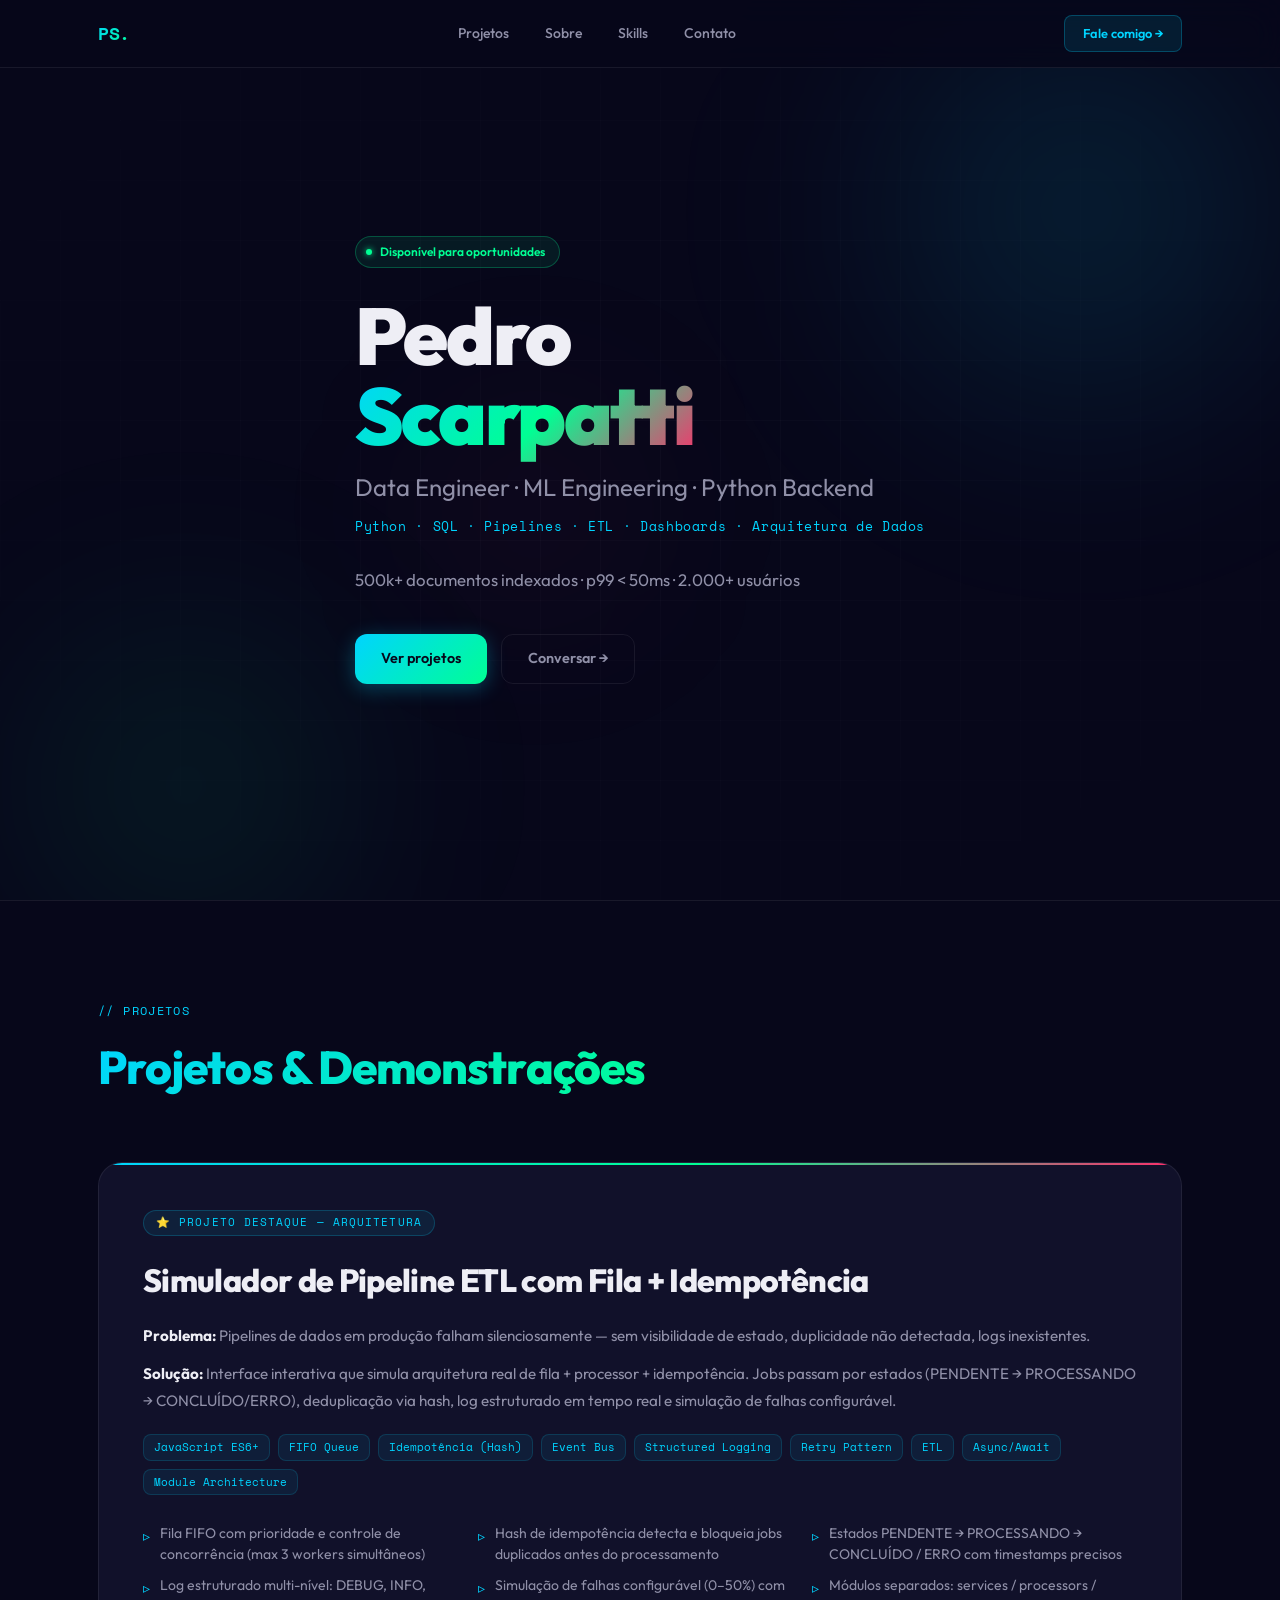
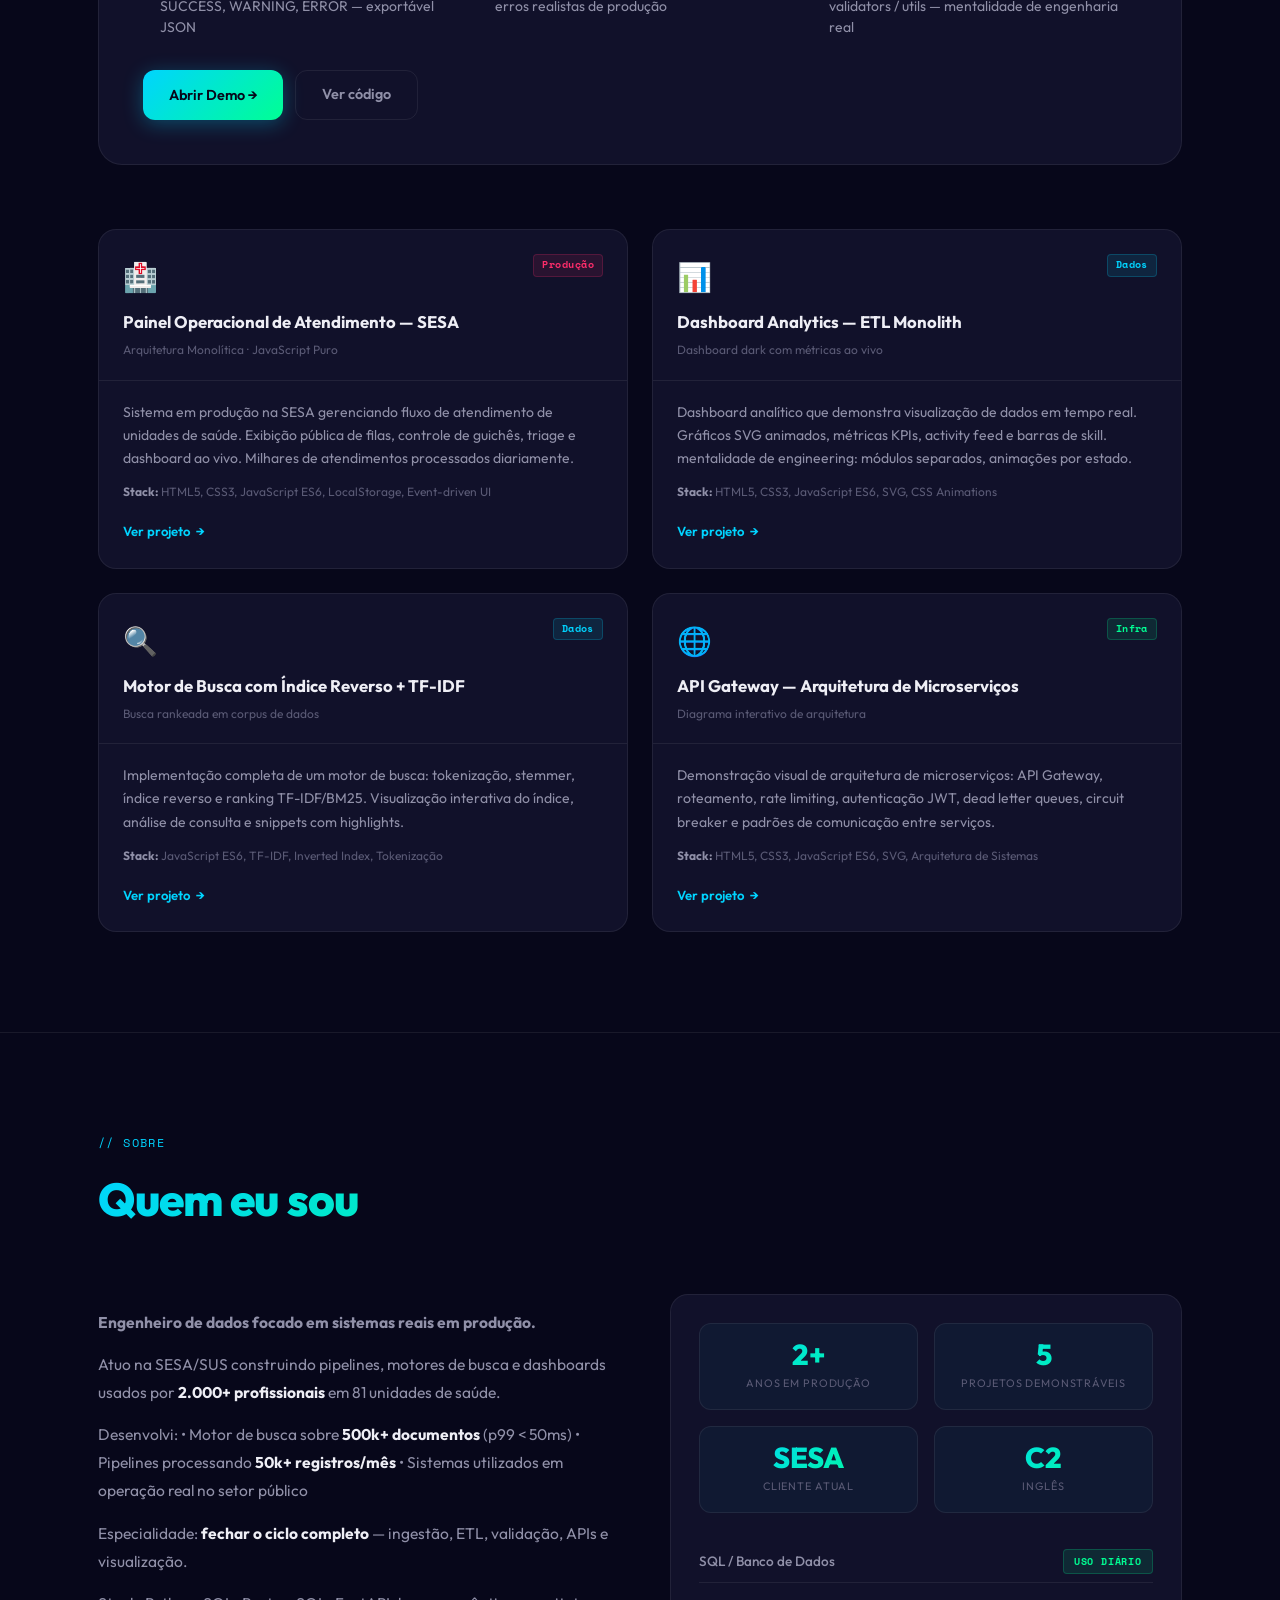
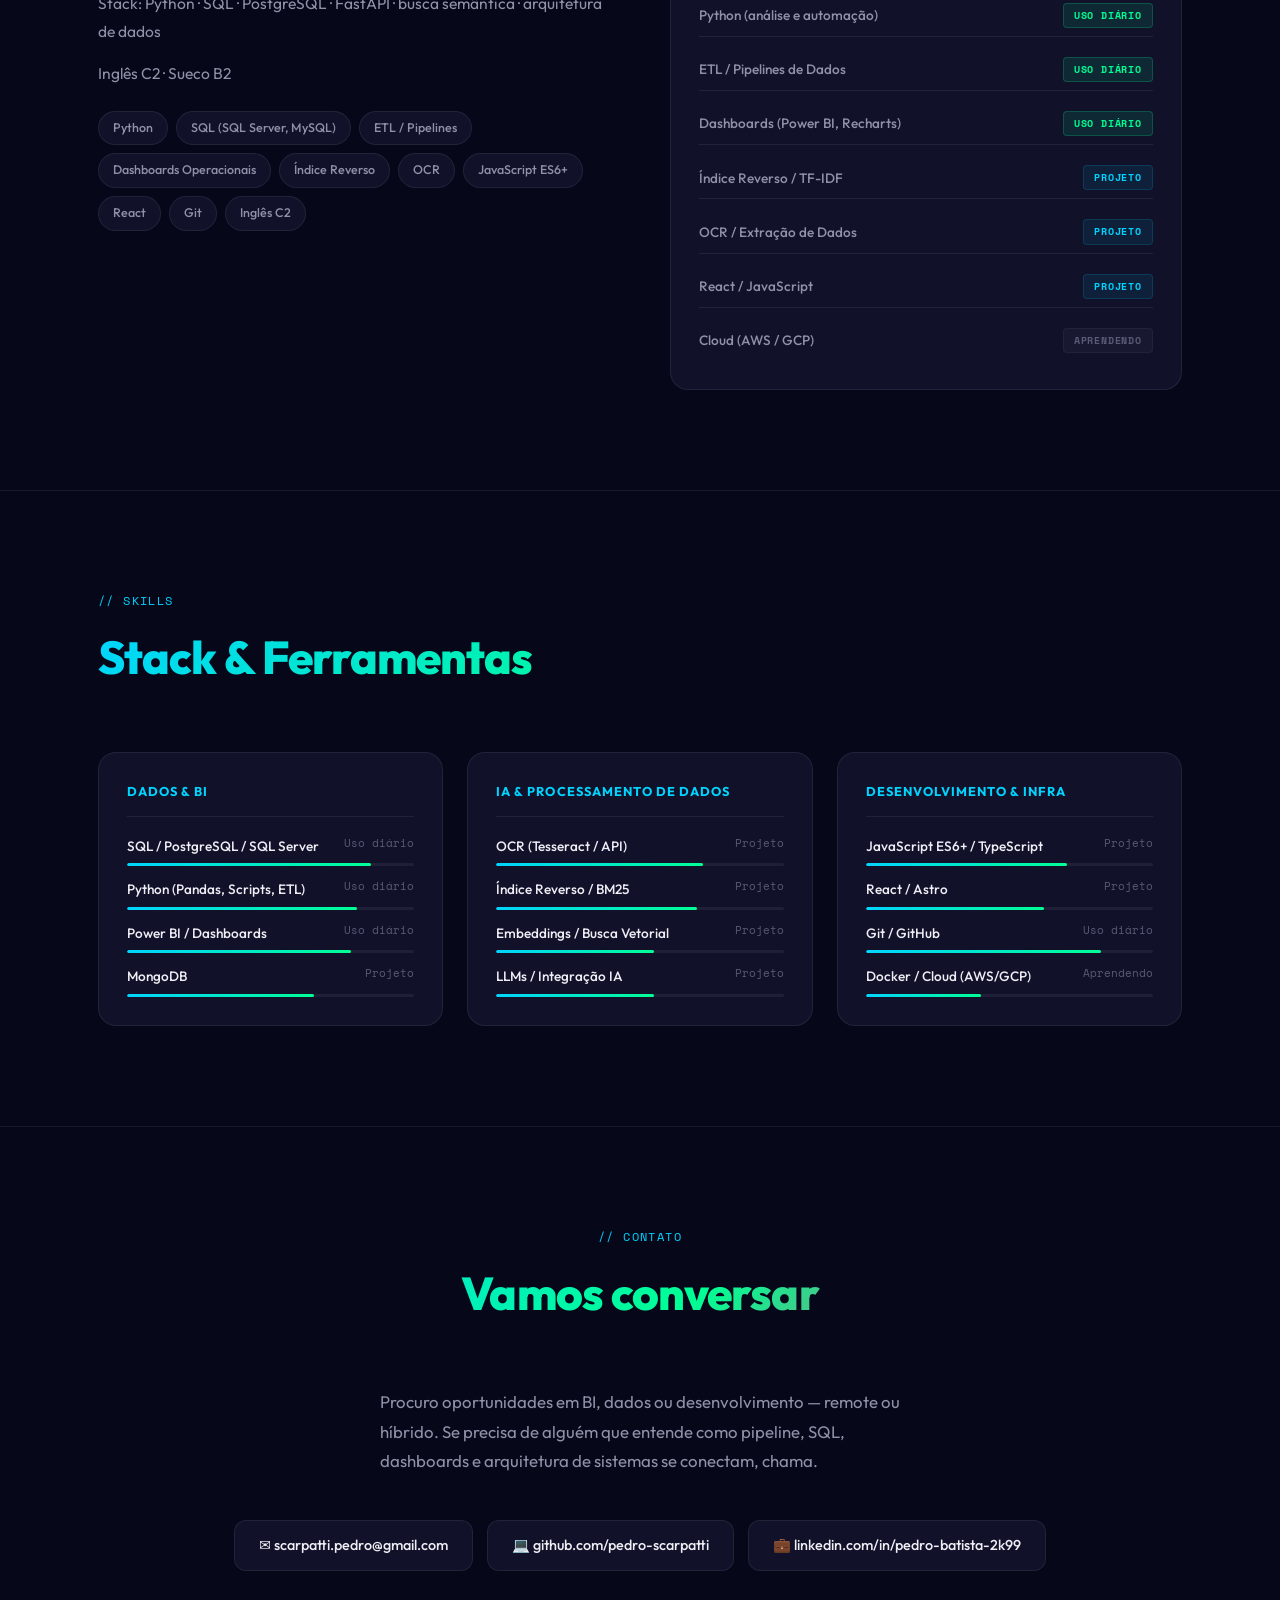
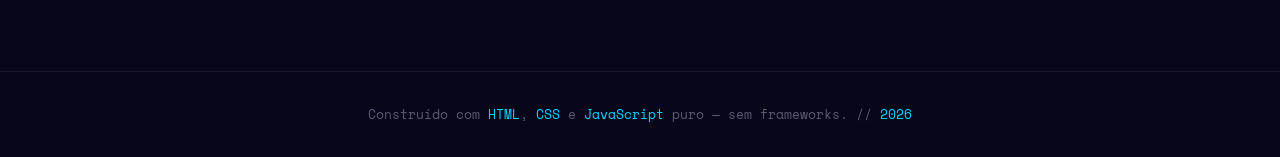
<file: index.html>
<!DOCTYPE html>
<html lang="pt-BR">
<head>
  <meta charset="UTF-8" />
  <meta name="viewport" content="width=device-width, initial-scale=1.0" />
  <meta name="description" content="Pedro Scarpatti — Engenheiro de Dados. Pipelines ETL, dashboards operacionais, índices reversos e arquitetura de dados em escala." />
  <meta name="author" content="Pedro Scarpatti" />
  <meta name="robots" content="index, follow" />
  <meta property="og:title" content="Pedro Scarpatti — Engenheiro de Dados" />
  <meta property="og:description" content="Portfolio: pipelines de dados, dashboards operacionais e arquitetura de sistemas para o setor público." />
  <meta property="og:type" content="website" />
  <meta name="theme-color" content="#07071A" />

  <title>Pedro Scarpatti — Engenheiro de Dados</title>

  <link rel="icon" type="image/svg+xml" href="data:image/svg+xml,<svg xmlns='http://www.w3.org/2000/svg' viewBox='0 0 32 32'><rect width='32' height='32' rx='8' fill='%2307071A'/><text x='50%' y='55%' dominant-baseline='middle' text-anchor='middle' font-family='monospace' font-size='18' font-weight='bold' fill='%2300D4FF'>PS</text></svg>" />

  <link rel="preconnect" href="https://fonts.googleapis.com" />
  <link rel="preconnect" href="https://fonts.gstatic.com" crossorigin />
  <link href="https://fonts.googleapis.com/css2?family=Outfit:wght@300;400;500;600;700;800;900&family=Space+Mono:wght@400;700&display=swap" rel="stylesheet" />

  <style>
    /* ============================================================
       DESIGN TOKENS
       ============================================================ */
    :root {
      --bg:            #07071A;
      --bg-2:          #0D0D2B;
      --bg-card:       #11112A;
      --bg-card-hover: #181835;
      --border:        rgba(255,255,255,0.07);
      --border-accent: rgba(0,212,255,0.25);
      --text:          #EEEEF5;
      --text-2:        #9090A8;
      --text-3:        #5A5A75;
      --accent:        #00D4FF;
      --accent-2:      #00FF94;
      --accent-3:      #FF2D6B;
      --grad-hero:     linear-gradient(135deg, #00D4FF 0%, #00FF94 55%, #FF2D6B 100%);
      --grad-accent:   linear-gradient(135deg, #00D4FF, #00FF94);
      --font-head:     'Outfit', system-ui, sans-serif;
      --font-mono:     'Space Mono', monospace;
      --r-sm: 8px; --r-md: 12px; --r-lg: 18px; --r-xl: 24px;
      --shadow-card:   0 4px 24px rgba(0,0,0,0.4);
      --shadow-glow:   0 0 40px rgba(0,212,255,0.12);
      --transition:    all 0.25s cubic-bezier(0.16,1,0.3,1);
    }

    /* ============================================================
       RESET & BASE
       ============================================================ */
    *, *::before, *::after { box-sizing: border-box; margin: 0; padding: 0; }
    html { scroll-behavior: smooth; font-size: 16px; }
    body {
      font-family: var(--font-head);
      background: var(--bg);
      color: var(--text);
      line-height: 1.65;
      -webkit-font-smoothing: antialiased;
      overflow-x: hidden;
    }
    ::selection { background: rgba(0,212,255,0.25); color: var(--text); }
    ::-webkit-scrollbar { width: 6px; }
    ::-webkit-scrollbar-track { background: var(--bg); }
    ::-webkit-scrollbar-thumb { background: var(--border); border-radius: 3px; }
    ::-webkit-scrollbar-thumb:hover { background: rgba(255,255,255,0.15); }
    :focus-visible { outline: 2px solid var(--accent); outline-offset: 3px; border-radius: var(--r-sm); }
    a { color: inherit; text-decoration: none; transition: color 0.2s; }
    a:hover { color: var(--accent); }
    button { font-family: inherit; cursor: pointer; border: none; background: none; }
    img, video { max-width: 100%; display: block; }

    /* ============================================================
       UTILITIES
       ============================================================ */
    .container { max-width: 1140px; margin: 0 auto; padding: 0 28px; }
    .gradient-text {
      background: var(--grad-hero);
      -webkit-background-clip: text;
      -webkit-text-fill-color: transparent;
      background-clip: text;
    }
    .mono { font-family: var(--font-mono); }
    .section-label {
      font-family: var(--font-mono);
      font-size: 0.72rem;
      letter-spacing: 0.12em;
      text-transform: uppercase;
      color: var(--accent);
      margin-bottom: 10px;
      display: block;
    }

    /* ============================================================
       ANIMATIONS
       ============================================================ */
    @keyframes fadeUp {
      from { opacity: 0; transform: translateY(28px); }
      to   { opacity: 1; transform: translateY(0); }
    }
    @keyframes orb1 {
      0%,100% { transform: translate(0,0) scale(1); }
      33%      { transform: translate(40px,-30px) scale(1.05); }
      66%      { transform: translate(-20px,20px) scale(0.97); }
    }
    @keyframes orb2 {
      0%,100% { transform: translate(0,0) scale(1); }
      33%      { transform: translate(-30px,40px) scale(0.95); }
      66%      { transform: translate(20px,-40px) scale(1.03); }
    }
    @keyframes slideRight {
      from { opacity: 0; transform: translateX(-30px); }
      to   { opacity: 1; transform: translateX(0); }
    }
    @keyframes fillBar {
      from { width: 0; }
      to   { width: var(--w); }
    }
    @keyframes pulse { 0%,100%{opacity:1} 50%{opacity:0.4} }
    @keyframes borderPulse {
      0%,100% { border-color: rgba(0,212,255,0.15); }
      50%      { border-color: rgba(0,212,255,0.4); }
    }
    @keyframes flowDot {
      0%   { opacity: 0; transform: translateX(0); }
      10%  { opacity: 1; }
      90%  { opacity: 1; }
      100% { opacity: 0; transform: translateX(200px); }
    }

    /* ============================================================
       HEADER
       ============================================================ */
    header {
      position: fixed; top: 0; left: 0; right: 0; z-index: 100;
      height: 68px;
      background: rgba(7,7,26,0.82);
      backdrop-filter: blur(16px);
      border-bottom: 1px solid var(--border);
      transition: var(--transition);
    }
    header.scrolled { background: rgba(7,7,26,0.95); }
    .header-inner {
      width: 100%; max-width: 1140px; margin: 0 auto; padding: 0 28px;
      height: 100%;
      display: flex; align-items: center; justify-content: space-between;
    }
    .logo {
      font-family: var(--font-mono); font-size: 1.15rem; font-weight: 700;
      letter-spacing: -0.02em;
      background: var(--grad-accent);
      -webkit-background-clip: text; -webkit-text-fill-color: transparent;
      background-clip: text;
    }
    .nav { display: flex; align-items: center; gap: 36px; }
    .nav a {
      font-size: 0.875rem; font-weight: 500; color: var(--text-2);
      transition: var(--transition); position: relative;
    }
    .nav a::after {
      content: ''; position: absolute; bottom: -4px; left: 0; right: 0;
      height: 1.5px; background: var(--grad-accent);
      transform: scaleX(0); transition: transform 0.25s; border-radius: 1px;
    }
    .nav a:hover, .nav a.active { color: var(--text); }
    .nav a:hover::after, .nav a.active::after { transform: scaleX(1); }
    .btn-header-cta {
      font-size: 0.8rem; font-weight: 600;
      padding: 7px 18px; border-radius: var(--r-sm);
      background: rgba(0,212,255,0.1);
      border: 1px solid var(--border-accent);
      color: var(--accent);
      transition: var(--transition);
    }
    .btn-header-cta:hover {
      background: rgba(0,212,255,0.18);
      color: var(--accent);
      transform: translateY(-1px);
    }

    /* ============================================================
       HERO
       ============================================================ */
    .hero {
      min-height: 100vh;
      display: flex; align-items: center;
      position: relative; overflow: hidden;
      padding: 100px 0 80px;
    }
    .hero__orb {
      position: absolute; border-radius: 50%;
      filter: blur(90px); pointer-events: none; z-index: 0;
    }
    .hero__orb--1 {
      width: 600px; height: 600px;
      background: radial-gradient(circle, rgba(0,212,255,0.14) 0%, transparent 70%);
      top: -10%; right: -8%;
      animation: orb1 18s ease-in-out infinite;
    }
    .hero__orb--2 {
      width: 500px; height: 500px;
      background: radial-gradient(circle, rgba(0,255,148,0.1) 0%, transparent 70%);
      bottom: -15%; left: -5%;
      animation: orb2 22s ease-in-out infinite;
    }
    .hero__orb--3 {
      width: 300px; height: 300px;
      background: radial-gradient(circle, rgba(255,45,107,0.08) 0%, transparent 70%);
      top: 40%; left: 30%;
      animation: orb1 14s ease-in-out infinite reverse;
    }
    .hero__grid {
      position: absolute; inset: 0; z-index: 0;
      background-image:
        linear-gradient(rgba(255,255,255,0.025) 1px, transparent 1px),
        linear-gradient(90deg, rgba(255,255,255,0.025) 1px, transparent 1px);
      background-size: 60px 60px;
      mask-image: radial-gradient(ellipse 70% 70% at 50% 50%, black, transparent);
    }
    .hero__content {
      position: relative; z-index: 1;
      max-width: 780px;
      animation: fadeUp 0.7s ease-out both;
    }
    .hero__badge {
      display: inline-flex; align-items: center; gap: 8px;
      padding: 5px 14px 5px 10px;
      background: rgba(0,255,148,0.08);
      border: 1px solid rgba(0,255,148,0.25);
      border-radius: 99px;
      font-size: 0.75rem; font-weight: 600;
      color: var(--accent-2);
      margin-bottom: 28px;
      animation: fadeUp 0.6s ease-out 0.1s both;
    }
    .hero__badge::before {
      content: ''; width: 6px; height: 6px;
      background: var(--accent-2); border-radius: 50%;
      box-shadow: 0 0 6px var(--accent-2);
      animation: pulse 2s ease-in-out infinite;
    }
    .hero h1 {
      font-size: clamp(44px, 7.5vw, 80px);
      font-weight: 900; line-height: 1.0;
      letter-spacing: -0.03em; margin-bottom: 12px;
      animation: fadeUp 0.6s ease-out 0.15s both;
    }
    .hero__role {
      font-size: clamp(18px, 2.5vw, 24px);
      font-weight: 400; color: var(--text-2);
      margin-bottom: 8px;
      animation: fadeUp 0.6s ease-out 0.2s both;
    }
    .hero__stack {
      font-family: var(--font-mono); font-size: 0.8rem;
      color: var(--accent); letter-spacing: 0.05em;
      margin-bottom: 28px;
      animation: fadeUp 0.6s ease-out 0.25s both;
    }
    .hero__desc {
      font-size: 1.05rem; color: var(--text-2);
      max-width: 540px; line-height: 1.75;
      margin-bottom: 40px;
      animation: fadeUp 0.6s ease-out 0.3s both;
    }
    .hero__cta {
      display: flex; gap: 14px; flex-wrap: wrap;
      animation: fadeUp 0.6s ease-out 0.4s both;
    }
    .btn {
      display: inline-flex; align-items: center; gap: 8px;
      padding: 12px 26px; border-radius: var(--r-md);
      font-size: 0.9rem; font-weight: 600;
      transition: var(--transition);
      border: none; cursor: pointer;
    }
    .btn--primary {
      background: var(--grad-accent);
      color: #07071A;
      box-shadow: 0 4px 20px rgba(0,212,255,0.3);
    }
    .btn--primary:hover {
      transform: translateY(-2px);
      box-shadow: 0 8px 32px rgba(0,212,255,0.45);
      color: #07071A;
    }
    .btn--ghost {
      background: transparent; color: var(--text-2);
      border: 1px solid var(--border);
    }
    .btn--ghost:hover {
      border-color: rgba(255,255,255,0.2); color: var(--text);
      transform: translateY(-2px);
    }
    .btn--accent-outline {
      background: transparent; color: var(--accent);
      border: 1px solid var(--border-accent);
    }
    .btn--accent-outline:hover {
      background: rgba(0,212,255,0.08);
      border-color: var(--accent);
      transform: translateY(-2px);
    }

    /* ============================================================
       SECTION BASE
       ============================================================ */
    section { padding: 100px 0; }
    section + section { border-top: 1px solid var(--border); }
    .section__header { margin-bottom: 56px; }
    .section__title {
      font-size: clamp(30px, 4vw, 46px);
      font-weight: 800; letter-spacing: -0.02em;
    }

    /* ============================================================
       FEATURED PROJECT
       ============================================================ */
    .featured {
      position: relative;
      background: var(--bg-card);
      border: 1px solid var(--border);
      border-radius: var(--r-xl);
      padding: 44px;
      margin-bottom: 64px;
      overflow: hidden;
      transition: var(--transition);
    }
    .featured::before {
      content: '';
      position: absolute; top: 0; left: 0; right: 0;
      height: 2px;
      background: var(--grad-hero);
    }
    .featured:hover {
      border-color: var(--border-accent);
      box-shadow: var(--shadow-glow);
      transform: translateY(-3px);
    }
    .featured__badge {
      display: inline-flex; align-items: center; gap: 6px;
      font-family: var(--font-mono); font-size: 0.68rem;
      letter-spacing: 0.1em; text-transform: uppercase;
      color: var(--accent); background: rgba(0,212,255,0.08);
      border: 1px solid rgba(0,212,255,0.2);
      border-radius: 99px; padding: 3px 12px;
      margin-bottom: 18px;
    }
    .featured__title {
      font-size: clamp(22px, 3vw, 32px);
      font-weight: 800; letter-spacing: -0.02em;
      margin-bottom: 16px;
    }
    .featured__problem,
    .featured__solution {
      font-size: 0.95rem; color: var(--text-2);
      line-height: 1.75; margin-bottom: 12px;
    }
    .featured__problem strong, .featured__solution strong { color: var(--text); }
    .featured__tech {
      display: flex; flex-wrap: wrap; gap: 8px;
      margin: 20px 0 28px;
    }
    .tag {
      font-family: var(--font-mono); font-size: 0.7rem;
      color: var(--accent);
      background: rgba(0,212,255,0.07);
      border: 1px solid rgba(0,212,255,0.15);
      border-radius: var(--r-sm);
      padding: 3px 10px;
      transition: var(--transition);
    }
    .tag:hover { background: rgba(0,212,255,0.14); border-color: rgba(0,212,255,0.3); }
    .featured__features {
      display: grid;
      grid-template-columns: repeat(auto-fill, minmax(280px, 1fr));
      gap: 10px; margin-bottom: 32px;
    }
    .featured__feature {
      display: flex; align-items: flex-start; gap: 10px;
      font-size: 0.875rem; color: var(--text-2); line-height: 1.5;
    }
    .featured__feature::before {
      content: '▹'; color: var(--accent);
      font-family: var(--font-mono);
      margin-top: 2px; flex-shrink: 0;
    }
    .featured__actions { display: flex; gap: 12px; flex-wrap: wrap; }

    /* ============================================================
       PROJECTS GRID
       ============================================================ */
    .projects-grid {
      display: grid;
      grid-template-columns: repeat(2, 1fr);
      gap: 24px;
    }
    @media (max-width: 700px) { .projects-grid { grid-template-columns: 1fr; } }

    .card {
      background: var(--bg-card);
      border: 1px solid var(--border);
      border-radius: var(--r-lg);
      overflow: hidden;
      cursor: pointer;
      transition: var(--transition);
      animation: fadeUp 0.5s ease-out both;
    }
    .card:nth-child(1) { animation-delay: 0.05s; }
    .card:nth-child(2) { animation-delay: 0.15s; }
    .card:nth-child(3) { animation-delay: 0.25s; }
    .card:nth-child(4) { animation-delay: 0.35s; }
    .card:hover {
      border-color: var(--border-accent);
      transform: translateY(-5px);
      box-shadow: var(--shadow-card), var(--shadow-glow);
    }
    .card__header {
      padding: 24px 24px 20px;
      border-bottom: 1px solid var(--border);
      display: flex; align-items: flex-start; justify-content: space-between;
    }
    .card__icon { font-size: 28px; margin-bottom: 8px; }
    .card__title { font-size: 1.05rem; font-weight: 700; margin-bottom: 4px; }
    .card__subtitle { font-size: 0.75rem; color: var(--text-3); font-weight: 400; }
    .card__badge {
      font-family: var(--font-mono); font-size: 0.62rem;
      padding: 2px 8px; border-radius: 4px;
      font-weight: 700; letter-spacing: 0.05em;
    }
    .card__badge--data { background: rgba(0,212,255,0.1); color: var(--accent); border: 1px solid rgba(0,212,255,0.2); }
    .card__badge--infra { background: rgba(0,255,148,0.1); color: var(--accent-2); border: 1px solid rgba(0,255,148,0.2); }
    .card__badge--prod  { background: rgba(255,45,107,0.1); color: var(--accent-3); border: 1px solid rgba(255,45,107,0.2); }
    .card__body { padding: 20px 24px 24px; }
    .card__desc { font-size: 0.875rem; color: var(--text-2); line-height: 1.65; margin-bottom: 12px; }
    .card__stack { font-size: 0.75rem; color: var(--text-3); line-height: 1.6; margin-bottom: 16px; }
    .card__stack strong { color: var(--text-2); }
    .card__link {
      display: inline-flex; align-items: center; gap: 6px;
      font-size: 0.82rem; font-weight: 600; color: var(--accent);
      transition: gap 0.2s;
    }
    .card__link:hover { gap: 10px; color: var(--accent); }

    /* ============================================================
       ABOUT
       ============================================================ */
    .about-grid {
      display: grid; grid-template-columns: 1fr 1fr;
      gap: 60px; align-items: start;
    }
    @media (max-width: 768px) { .about-grid { grid-template-columns: 1fr; } }
    .about__text p {
      font-size: 0.975rem; color: var(--text-2);
      line-height: 1.8; margin-bottom: 14px;
    }
    .about__text p strong { color: var(--text); }
    .about__chips {
      display: flex; flex-wrap: wrap; gap: 8px; margin-top: 24px;
    }
    .chip {
      background: var(--bg-card);
      border: 1px solid var(--border);
      border-radius: 99px;
      padding: 6px 14px;
      font-size: 0.78rem; font-weight: 500;
      color: var(--text-2);
      transition: var(--transition);
    }
    .chip:hover {
      border-color: rgba(0,212,255,0.3);
      color: var(--accent);
      background: rgba(0,212,255,0.06);
    }
    .about__metrics {
      background: var(--bg-card);
      border: 1px solid var(--border);
      border-radius: var(--r-lg);
      padding: 28px;
      animation: borderPulse 4s ease-in-out infinite;
    }
    .metrics-grid {
      display: grid; grid-template-columns: 1fr 1fr;
      gap: 16px; margin-bottom: 28px;
    }
    .metric {
      background: rgba(0,212,255,0.04);
      border: 1px solid var(--border);
      border-radius: var(--r-md);
      padding: 16px; text-align: center;
    }
    .metric__val {
      font-size: 1.8rem; font-weight: 800;
      background: var(--grad-accent);
      -webkit-background-clip: text; -webkit-text-fill-color: transparent;
      background-clip: text;
      display: block; line-height: 1;
    }
    .metric__label {
      font-size: 0.68rem; text-transform: uppercase;
      letter-spacing: 0.08em; color: var(--text-3);
      margin-top: 6px; display: block;
    }

    /* Skills - clean categories, no progress bars */
    .skill-list { display: flex; flex-direction: column; gap: 12px; }
    .skill-row {
      display: flex; align-items: center; justify-content: space-between;
      padding: 8px 0;
      border-bottom: 1px solid var(--border);
    }
    .skill-row:last-child { border-bottom: none; }
    .skill-name { font-size: 0.85rem; font-weight: 500; color: var(--text-2); }
    .skill-level {
      font-family: var(--font-mono); font-size: 0.65rem;
      font-weight: 700; letter-spacing: 0.08em;
      padding: 3px 10px; border-radius: 4px;
      text-transform: uppercase;
    }
    .skill-level--daily {
      background: rgba(0,255,148,0.1); color: var(--accent-2);
      border: 1px solid rgba(0,255,148,0.2);
    }
    .skill-level--project {
      background: rgba(0,212,255,0.08); color: var(--accent);
      border: 1px solid rgba(0,212,255,0.15);
    }
    .skill-level--learning {
      background: rgba(90,90,117,0.1); color: var(--text-3);
      border: 1px solid rgba(90,90,117,0.15);
    }

    /* ============================================================
       SKILLS SECTION
       ============================================================ */
    .skills-grid {
      display: grid;
      grid-template-columns: repeat(3, 1fr);
      gap: 24px;
    }
    @media (max-width: 900px) { .skills-grid { grid-template-columns: repeat(2,1fr); } }
    @media (max-width: 580px) { .skills-grid { grid-template-columns: 1fr; } }
    .skill-group {
      background: var(--bg-card);
      border: 1px solid var(--border);
      border-radius: var(--r-lg);
      padding: 28px;
      transition: var(--transition);
    }
    .skill-group:hover { border-color: var(--border-accent); transform: translateY(-3px); }
    .skill-group__title {
      font-size: 0.8rem; font-weight: 700;
      text-transform: uppercase; letter-spacing: 0.08em;
      color: var(--accent);
      padding-bottom: 14px; margin-bottom: 18px;
      border-bottom: 1px solid var(--border);
    }
    .skill-group__list { display: flex; flex-direction: column; gap: 12px; }
    .skill-item { display: flex; flex-direction: column; gap: 6px; }
    .skill-item__header { display: flex; justify-content: space-between; }
    .skill-item__name { font-size: 0.85rem; font-weight: 500; color: var(--text); }
    .skill-item__level { font-family: var(--font-mono); font-size: 0.68rem; color: var(--text-3); }
    .skill-item__track { height: 3px; background: rgba(255,255,255,0.06); border-radius: 2px; overflow: hidden; }
    .skill-item__fill { height: 100%; background: var(--grad-accent); border-radius: 2px; animation: fillBar 1.2s ease-out forwards; }

    /* ============================================================
       CONTACT
       ============================================================ */
    .contact { text-align: center; }
    .contact__desc {
      font-size: 1.05rem; color: var(--text-2);
      max-width: 520px; margin: 0 auto 44px;
      line-height: 1.75;
    }
    .contact__links { display: flex; gap: 14px; justify-content: center; flex-wrap: wrap; }
    .contact-link {
      display: inline-flex; align-items: center; gap: 10px;
      padding: 13px 24px;
      background: var(--bg-card);
      border: 1px solid var(--border);
      border-radius: var(--r-md);
      color: var(--text);
      font-weight: 500; font-size: 0.9rem;
      transition: var(--transition);
      animation: slideRight 0.5s ease-out both;
    }
    .contact-link:nth-child(1) { animation-delay: 0.05s; }
    .contact-link:nth-child(2) { animation-delay: 0.12s; }
    .contact-link:nth-child(3) { animation-delay: 0.19s; }
    .contact-link:hover {
      border-color: var(--border-accent);
      background: rgba(0,212,255,0.06);
      color: var(--accent);
      transform: translateY(-3px);
    }

    /* ============================================================
       FOOTER
       ============================================================ */
    footer {
      border-top: 1px solid var(--border);
      padding: 32px 0;
      text-align: center;
      color: var(--text-3);
      font-size: 0.8rem;
      font-family: var(--font-mono);
    }
    footer span { color: var(--accent); }

    /* ============================================================
       MODAL
       ============================================================ */
    .modal {
      display: none; position: fixed; inset: 0;
      background: rgba(7,7,26,0.92);
      backdrop-filter: blur(10px);
      z-index: 1000;
      align-items: center; justify-content: center;
      padding: 24px;
    }
    .modal.active { display: flex; }
    .modal__box {
      width: 100%; max-width: 1200px;
      height: 88vh;
      background: var(--bg-2);
      border: 1px solid var(--border);
      border-radius: var(--r-xl);
      display: flex; flex-direction: column;
      overflow: hidden;
      animation: fadeUp 0.3s ease-out;
    }
    .modal__topbar {
      display: flex; align-items: center; justify-content: space-between;
      padding: 16px 24px;
      border-bottom: 1px solid var(--border);
      flex-shrink: 0;
    }
    .modal__title { font-size: 0.9rem; font-weight: 600; color: var(--text-2); }
    .modal__close {
      width: 36px; height: 36px;
      background: rgba(255,255,255,0.05);
      border: 1px solid var(--border);
      border-radius: var(--r-sm);
      display: flex; align-items: center; justify-content: center;
      font-size: 16px; color: var(--text-2);
      cursor: pointer; transition: var(--transition);
    }
    .modal__close:hover { background: rgba(255,255,255,0.1); color: var(--text); }
    .modal__frame-wrap { flex: 1; overflow: hidden; border-radius: 0 0 var(--r-xl) var(--r-xl); }
    .modal__frame { width: 100%; height: 100%; border: none; display: block; }

    /* ============================================================
       RESPONSIVE
       ============================================================ */
    @media (max-width: 768px) {
      .container { padding: 0 20px; }
      .header-inner { padding: 0 20px; }
      section { padding: 72px 0; }
      .featured { padding: 28px 20px; }
      .nav { display: none; }
      .btn-header-cta { display: none; }
      .hero { padding: 88px 0 60px; }
      .hero h1 { font-size: 38px; }
      .about__metrics { margin-top: 32px; }
      .contact__links { flex-direction: column; align-items: center; }
      .modal__box { height: 92vh; }
    }
  </style>
</head>
<body>

  <!-- HEADER -->
  <header id="header">
    <div class="header-inner">
      <a href="#" class="logo">PS.</a>
      <nav class="nav">
        <a href="#projetos">Projetos</a>
        <a href="#sobre">Sobre</a>
        <a href="#skills">Skills</a>
        <a href="#contato">Contato</a>
      </nav>
      <a href="#contato" class="btn-header-cta">Fale comigo →</a>
    </div>
  </header>

  <!-- HERO -->
  <section class="hero" id="inicio">
    <div class="hero__grid"></div>
    <div class="hero__orb hero__orb--1"></div>
    <div class="hero__orb hero__orb--2"></div>
    <div class="hero__orb hero__orb--3"></div>

    <div class="container">
      <div class="hero__content">
        <div class="hero__badge">Disponível para oportunidades</div>

        <h1>Pedro<br><span class="gradient-text">Scarpatti</span></h1>

        <p class="hero__role">Data Engineer · ML Engineering · Python Backend</p>
        <p class="hero__stack">Python · SQL · Pipelines · ETL · Dashboards · Arquitetura de Dados</p>

        <p class="hero__desc">
          500k+ documentos indexados · p99 < 50ms · 2.000+ usuários
        </p>

        <div class="hero__cta">
          <a href="#projetos" class="btn btn--primary">Ver projetos</a>
          <a href="#contato" class="btn btn--ghost">Conversar →</a>
        </div>
      </div>
    </div>
  </section>

  <!-- PROJETOS -->
  <section id="projetos">
    <div class="container">
      <div class="section__header">
        <span class="section-label">// projetos</span>
        <h2 class="section__title gradient-text">Projetos &amp; Demonstrações</h2>
      </div>

      <!-- FEATURED: PIPELINE SIMULATOR -->
      <div class="featured" onclick="openModal(3)" style="cursor:pointer;">
        <div class="featured__badge">⭐ projeto destaque — arquitetura</div>
        <h3 class="featured__title">Simulador de Pipeline ETL com Fila + Idempotência</h3>

        <p class="featured__problem">
          <strong>Problema:</strong> Pipelines de dados em produção falham silenciosamente —
          sem visibilidade de estado, duplicidade não detectada, logs inexistentes.
        </p>
        <p class="featured__solution">
          <strong>Solução:</strong> Interface interativa que simula arquitetura real de fila + processor
          + idempotência. Jobs passam por estados (PENDENTE → PROCESSANDO → CONCLUÍDO/ERRO),
          deduplicação via hash, log estruturado em tempo real e simulação de falhas configurável.
        </p>

        <div class="featured__tech">
          <span class="tag">JavaScript ES6+</span>
          <span class="tag">FIFO Queue</span>
          <span class="tag">Idempotência (Hash)</span>
          <span class="tag">Event Bus</span>
          <span class="tag">Structured Logging</span>
          <span class="tag">Retry Pattern</span>
          <span class="tag">ETL</span>
          <span class="tag">Async/Await</span>
          <span class="tag">Module Architecture</span>
        </div>

        <div class="featured__features">
          <div class="featured__feature">Fila FIFO com prioridade e controle de concorrência (max 3 workers simultâneos)</div>
          <div class="featured__feature">Hash de idempotência detecta e bloqueia jobs duplicados antes do processamento</div>
          <div class="featured__feature">Estados PENDENTE → PROCESSANDO → CONCLUÍDO / ERRO com timestamps precisos</div>
          <div class="featured__feature">Log estruturado multi-nível: DEBUG, INFO, SUCCESS, WARNING, ERROR — exportável JSON</div>
          <div class="featured__feature">Simulação de falhas configurável (0–50%) com erros realistas de produção</div>
          <div class="featured__feature">Módulos separados: services / processors / validators / utils — mentalidade de engenharia real</div>
        </div>

        <div class="featured__actions">
          <button class="btn btn--primary" onclick="event.stopPropagation(); openModal(3)">
            Abrir Demo →
          </button>
          <a href="https://github.com/pedro-scarpatti" target="_blank" class="btn btn--ghost" onclick="event.stopPropagation()">
            Ver código
          </a>
        </div>
      </div>

      <!-- PROJECT CARDS -->
      <div class="projects-grid">

        <div class="card" onclick="openModal(0)">
          <div class="card__header">
            <div>
              <div class="card__icon">🏥</div>
              <h3 class="card__title">Painel Operacional de Atendimento — SESA</h3>
              <p class="card__subtitle">Arquitetura Monolítica · JavaScript Puro</p>
            </div>
            <span class="card__badge card__badge--prod">Produção</span>
          </div>
          <div class="card__body">
            <p class="card__desc">
              Sistema em produção na SESA gerenciando fluxo de atendimento de unidades de saúde.
              Exibição pública de filas, controle de guichês, triage e dashboard ao vivo.
              Milhares de atendimentos processados diariamente.
            </p>
            <p class="card__stack">
              <strong>Stack:</strong> HTML5, CSS3, JavaScript ES6, LocalStorage, Event-driven UI
            </p>
            <a href="#" class="card__link" onclick="openModal(0); return false;">
              Ver projeto <span>→</span>
            </a>
          </div>
        </div>

        <div class="card" onclick="openModal(2)">
          <div class="card__header">
            <div>
              <div class="card__icon">📊</div>
              <h3 class="card__title">Dashboard Analytics — ETL Monolith</h3>
              <p class="card__subtitle">Dashboard dark com métricas ao vivo</p>
            </div>
            <span class="card__badge card__badge--data">Dados</span>
          </div>
          <div class="card__body">
            <p class="card__desc">
              Dashboard analítico que demonstra visualização de dados em tempo real.
              Gráficos SVG animados, métricas KPIs, activity feed e barras de skill.
              mentalidade de engineering: módulos separados, animações por estado.
            </p>
            <p class="card__stack">
              <strong>Stack:</strong> HTML5, CSS3, JavaScript ES6, SVG, CSS Animations
            </p>
            <a href="#" class="card__link" onclick="openModal(2); return false;">
              Ver projeto <span>→</span>
            </a>
          </div>
        </div>

        <div class="card" onclick="openModal(1)">
          <div class="card__header">
            <div>
              <div class="card__icon">🔍</div>
              <h3 class="card__title">Motor de Busca com Índice Reverso + TF-IDF</h3>
              <p class="card__subtitle">Busca rankeada em corpus de dados</p>
            </div>
            <span class="card__badge card__badge--data">Dados</span>
          </div>
          <div class="card__body">
            <p class="card__desc">
              Implementação completa de um motor de busca: tokenização, stemmer,
              índice reverso e ranking TF-IDF/BM25. Visualização interativa do
              índice, análise de consulta e snippets com highlights.
            </p>
            <p class="card__stack">
              <strong>Stack:</strong> JavaScript ES6, TF-IDF, Inverted Index, Tokenização
            </p>
            <a href="#" class="card__link" onclick="openModal(1); return false;">
              Ver projeto <span>→</span>
            </a>
          </div>
        </div>

        <div class="card" onclick="openModal(4)">
          <div class="card__header">
            <div>
              <div class="card__icon">🌐</div>
              <h3 class="card__title">API Gateway — Arquitetura de Microserviços</h3>
              <p class="card__subtitle">Diagrama interativo de arquitetura</p>
            </div>
            <span class="card__badge card__badge--infra">Infra</span>
          </div>
          <div class="card__body">
            <p class="card__desc">
              Demonstração visual de arquitetura de microserviços: API Gateway,
              roteamento, rate limiting, autenticação JWT, dead letter queues,
              circuit breaker e padrões de comunicação entre serviços.
            </p>
            <p class="card__stack">
              <strong>Stack:</strong> HTML5, CSS3, JavaScript ES6, SVG, Arquitetura de Sistemas
            </p>
            <a href="#" class="card__link" onclick="openModal(4); return false;">
              Ver projeto <span>→</span>
            </a>
          </div>
        </div>

      </div>
    </div>
  </section>

  <!-- SOBRE -->
  <section id="sobre">
    <div class="container">
      <div class="section__header">
        <span class="section-label">// sobre</span>
        <h2 class="section__title gradient-text">Quem eu sou</h2>
      </div>

      <div class="about-grid">
        <div class="about__text">
         <p>
          <p>
          <strong style="color: var(--color-text-primary);">
          Engenheiro de dados focado em sistemas reais em produção.
          </strong>
          </p>

          <p>
          Atuo na SESA/SUS construindo pipelines, motores de busca e dashboards
          usados por <strong>2.000+ profissionais</strong> em 81 unidades de saúde.
          </p>

          <p>
          Desenvolvi:
          • Motor de busca sobre <strong>500k+ documentos</strong> (p99 &lt; 50ms)  
          • Pipelines processando <strong>50k+ registros/mês</strong>  
          • Sistemas utilizados em operação real no setor público
          </p>

          <p>
          Especialidade: <strong>fechar o ciclo completo</strong> — ingestão, ETL,
          validação, APIs e visualização.
          </p>

          <p>
          Stack: Python · SQL · PostgreSQL · FastAPI · busca semântica · arquitetura de dados
          </p>

          <p>
          Inglês C2 · Sueco B2
          </p>

          <div class="about__chips">
            <span class="chip">Python</span>
            <span class="chip">SQL (SQL Server, MySQL)</span>
            <span class="chip">ETL / Pipelines</span>
            <span class="chip">Dashboards Operacionais</span>
            <span class="chip">Índice Reverso</span>
            <span class="chip">OCR</span>
            <span class="chip">JavaScript ES6+</span>
            <span class="chip">React</span>
            <span class="chip">Git</span>
            <span class="chip">Inglês C2</span>
          </div>
        </div>

        <div class="about__metrics">
          <div class="metrics-grid">
            <div class="metric">
              <span class="metric__val">2+</span>
              <span class="metric__label">Anos em produção</span>
            </div>
            <div class="metric">
              <span class="metric__val">5</span>
              <span class="metric__label">Projetos demonstráveis</span>
            </div>
            <div class="metric">
              <span class="metric__val">SESA</span>
              <span class="metric__label">Cliente atual</span>
            </div>
            <div class="metric">
              <span class="metric__val">C2</span>
              <span class="metric__label">Inglês</span>
            </div>
          </div>

          <div class="skill-list">
            <div class="skill-row">
              <span class="skill-name">SQL / Banco de Dados</span>
              <span class="skill-level skill-level--daily">Uso diário</span>
            </div>
            <div class="skill-row">
              <span class="skill-name">Python (análise e automação)</span>
              <span class="skill-level skill-level--daily">Uso diário</span>
            </div>
            <div class="skill-row">
              <span class="skill-name">ETL / Pipelines de Dados</span>
              <span class="skill-level skill-level--daily">Uso diário</span>
            </div>
            <div class="skill-row">
              <span class="skill-name">Dashboards (Power BI, Recharts)</span>
              <span class="skill-level skill-level--daily">Uso diário</span>
            </div>
            <div class="skill-row">
              <span class="skill-name">Índice Reverso / TF-IDF</span>
              <span class="skill-level skill-level--project">Projeto</span>
            </div>
            <div class="skill-row">
              <span class="skill-name">OCR / Extração de Dados</span>
              <span class="skill-level skill-level--project">Projeto</span>
            </div>
            <div class="skill-row">
              <span class="skill-name">React / JavaScript</span>
              <span class="skill-level skill-level--project">Projeto</span>
            </div>
            <div class="skill-row">
              <span class="skill-name">Cloud (AWS / GCP)</span>
              <span class="skill-level skill-level--learning">Aprendendo</span>
            </div>
          </div>
        </div>
      </div>
    </div>
  </section>

  <!-- SKILLS -->
  <section id="skills">
    <div class="container">
      <div class="section__header">
        <span class="section-label">// skills</span>
        <h2 class="section__title gradient-text">Stack &amp; Ferramentas</h2>
      </div>

      <div class="skills-grid">

        <div class="skill-group">
          <h3 class="skill-group__title">Dados &amp; BI</h3>
          <div class="skill-group__list">
            <div class="skill-item">
              <div class="skill-item__header">
                <span class="skill-item__name">SQL / PostgreSQL / SQL Server</span>
                <span class="skill-item__level">Uso diário</span>
              </div>
              <div class="skill-item__track">
                <div class="skill-item__fill" style="--w:85%;width:0;width:var(--w)"></div>
              </div>
            </div>
            <div class="skill-item">
              <div class="skill-item__header">
                <span class="skill-item__name">Python (Pandas, Scripts, ETL)</span>
                <span class="skill-item__level">Uso diário</span>
              </div>
              <div class="skill-item__track">
                <div class="skill-item__fill" style="--w:80%;width:0;width:var(--w)"></div>
              </div>
            </div>
            <div class="skill-item">
              <div class="skill-item__header">
                <span class="skill-item__name">Power BI / Dashboards</span>
                <span class="skill-item__level">Uso diário</span>
              </div>
              <div class="skill-item__track">
                <div class="skill-item__fill" style="--w:78%;width:0;width:var(--w)"></div>
              </div>
            </div>
            <div class="skill-item">
              <div class="skill-item__header">
                <span class="skill-item__name">MongoDB</span>
                <span class="skill-item__level">Projeto</span>
              </div>
              <div class="skill-item__track">
                <div class="skill-item__fill" style="--w:65%;width:0;width:var(--w)"></div>
              </div>
            </div>
          </div>
        </div>

        <div class="skill-group">
          <h3 class="skill-group__title">IA &amp; Processamento de Dados</h3>
          <div class="skill-group__list">
            <div class="skill-item">
              <div class="skill-item__header">
                <span class="skill-item__name">OCR (Tesseract / API)</span>
                <span class="skill-item__level">Projeto</span>
              </div>
              <div class="skill-item__track">
                <div class="skill-item__fill" style="--w:72%;width:0;width:var(--w)"></div>
              </div>
            </div>
            <div class="skill-item">
              <div class="skill-item__header">
                <span class="skill-item__name">Índice Reverso / BM25</span>
                <span class="skill-item__level">Projeto</span>
              </div>
              <div class="skill-item__track">
                <div class="skill-item__fill" style="--w:70%;width:0;width:var(--w)"></div>
              </div>
            </div>
            <div class="skill-item">
              <div class="skill-item__header">
                <span class="skill-item__name">Embeddings / Busca Vetorial</span>
                <span class="skill-item__level">Projeto</span>
              </div>
              <div class="skill-item__track">
                <div class="skill-item__fill" style="--w:55%;width:0;width:var(--w)"></div>
              </div>
            </div>
            <div class="skill-item">
              <div class="skill-item__header">
                <span class="skill-item__name">LLMs / Integração IA</span>
                <span class="skill-item__level">Projeto</span>
              </div>
              <div class="skill-item__track">
                <div class="skill-item__fill" style="--w:55%;width:0;width:var(--w)"></div>
              </div>
            </div>
          </div>
        </div>

        <div class="skill-group">
          <h3 class="skill-group__title">Desenvolvimento &amp; Infra</h3>
          <div class="skill-group__list">
            <div class="skill-item">
              <div class="skill-item__header">
                <span class="skill-item__name">JavaScript ES6+ / TypeScript</span>
                <span class="skill-item__level">Projeto</span>
              </div>
              <div class="skill-item__track">
                <div class="skill-item__fill" style="--w:70%;width:0;width:var(--w)"></div>
              </div>
            </div>
            <div class="skill-item">
              <div class="skill-item__header">
                <span class="skill-item__name">React / Astro</span>
                <span class="skill-item__level">Projeto</span>
              </div>
              <div class="skill-item__track">
                <div class="skill-item__fill" style="--w:62%;width:0;width:var(--w)"></div>
              </div>
            </div>
            <div class="skill-item">
              <div class="skill-item__header">
                <span class="skill-item__name">Git / GitHub</span>
                <span class="skill-item__level">Uso diário</span>
              </div>
              <div class="skill-item__track">
                <div class="skill-item__fill" style="--w:82%;width:0;width:var(--w)"></div>
              </div>
            </div>
            <div class="skill-item">
              <div class="skill-item__header">
                <span class="skill-item__name">Docker / Cloud (AWS/GCP)</span>
                <span class="skill-item__level">Aprendendo</span>
              </div>
              <div class="skill-item__track">
                <div class="skill-item__fill" style="--w:40%;width:0;width:var(--w)"></div>
              </div>
            </div>
          </div>
        </div>

      </div>
    </div>
  </section>

  <!-- CONTATO -->
  <section id="contato">
    <div class="container">
      <div class="section__header" style="text-align:center;">
        <span class="section-label">// contato</span>
        <h2 class="section__title gradient-text">Vamos conversar</h2>
      </div>

      <p class="contact__desc">
        Procuro oportunidades em BI, dados ou desenvolvimento — remote ou híbrido.
        Se precisa de alguém que entende como pipeline, SQL, dashboards e
        arquitetura de sistemas se conectam, chama.
      </p>

      <div class="contact__links">
        <a href="mailto:scarpatti.pedro@gmail.com" class="contact-link">
          ✉️ scarpatti.pedro@gmail.com
        </a>
        <a href="https://github.com/pedro-scarpatti" target="_blank" class="contact-link">
          💻 github.com/pedro-scarpatti
        </a>
        <a href="https://www.linkedin.com/in/pedro-batista-2k99" target="_blank" class="contact-link">
          💼 linkedin.com/in/pedro-batista-2k99
        </a>
      </div>
    </div>
  </section>

  <!-- FOOTER -->
  <footer>
    <div class="container">
      Construído com <span>HTML</span>, <span>CSS</span> e <span>JavaScript</span> puro — sem frameworks. // <span>2026</span>
    </div>
  </footer>

  <!-- MODAL -->
  <div class="modal" id="modal">
    <div class="modal__box">
      <div class="modal__topbar">
        <span class="modal__title" id="modal-title">Projeto</span>
        <button class="modal__close" onclick="closeModal()">✕</button>
      </div>
      <div class="modal__frame-wrap">
        <iframe class="modal__frame" id="modal-frame" src="" title="Projeto" loading="lazy"></iframe>
      </div>
    </div>
  </div>

  <script>
    const PROJECTS = [
      { title: 'Painel Operacional SESA — Atendimentos',  file: 'projects/Gerenciador%20de%20Senhas.html' },
      { title: 'Motor de Busca — Índice Reverso + TF-IDF', file: 'projects/motor-de-busca.html' },
      { title: 'Dashboard Analytics — ETL Monolith',       file: 'projects/dashboard-monolith.html' },
      { title: 'Simulador de Pipeline ETL',                file: 'projects/pipeline-simulator.html' },
      { title: 'API Gateway — Arquitetura de Microserviços', file: 'projects/api-gateway.html' },
    ];

    function openModal(index) {
      const project = PROJECTS[index];
      if (!project) return;
      document.getElementById('modal-title').textContent = project.title;
      document.getElementById('modal-frame').src = project.file;
      document.getElementById('modal').classList.add('active');
      document.body.style.overflow = 'hidden';
    }

    function closeModal() {
      document.getElementById('modal').classList.remove('active');
      document.getElementById('modal-frame').src = '';
      document.body.style.overflow = '';
    }

    document.getElementById('modal').addEventListener('click', (e) => {
      if (e.target.id === 'modal') closeModal();
    });
    document.addEventListener('keydown', (e) => { if (e.key === 'Escape') closeModal(); });

    const header = document.getElementById('header');
    window.addEventListener('scroll', () => {
      header.classList.toggle('scrolled', window.scrollY > 30);
    }, { passive: true });

    const sections = document.querySelectorAll('section[id]');
    const navLinks  = document.querySelectorAll('.nav a');
    window.addEventListener('scroll', () => {
      let current = '';
      sections.forEach(sec => {
        if (window.scrollY >= sec.offsetTop - 100) {
          current = sec.getAttribute('id');
        }
      });
      navLinks.forEach(link => {
        link.classList.remove('active');
        if (link.getAttribute('href') === `#${current}`) {
          link.classList.add('active');
        }
      });
    }, { passive: true });

    document.querySelectorAll('a[href^="#"]').forEach(anchor => {
      anchor.addEventListener('click', function(e) {
        e.preventDefault();
        const target = document.querySelector(this.getAttribute('href'));
        if (!target) return;
        const offset = 80;
        const top = target.getBoundingClientRect().top + window.pageYOffset - offset;
        window.scrollTo({ top, behavior: 'smooth' });
      });
    });
  </script>
</body>
</html>
</file>
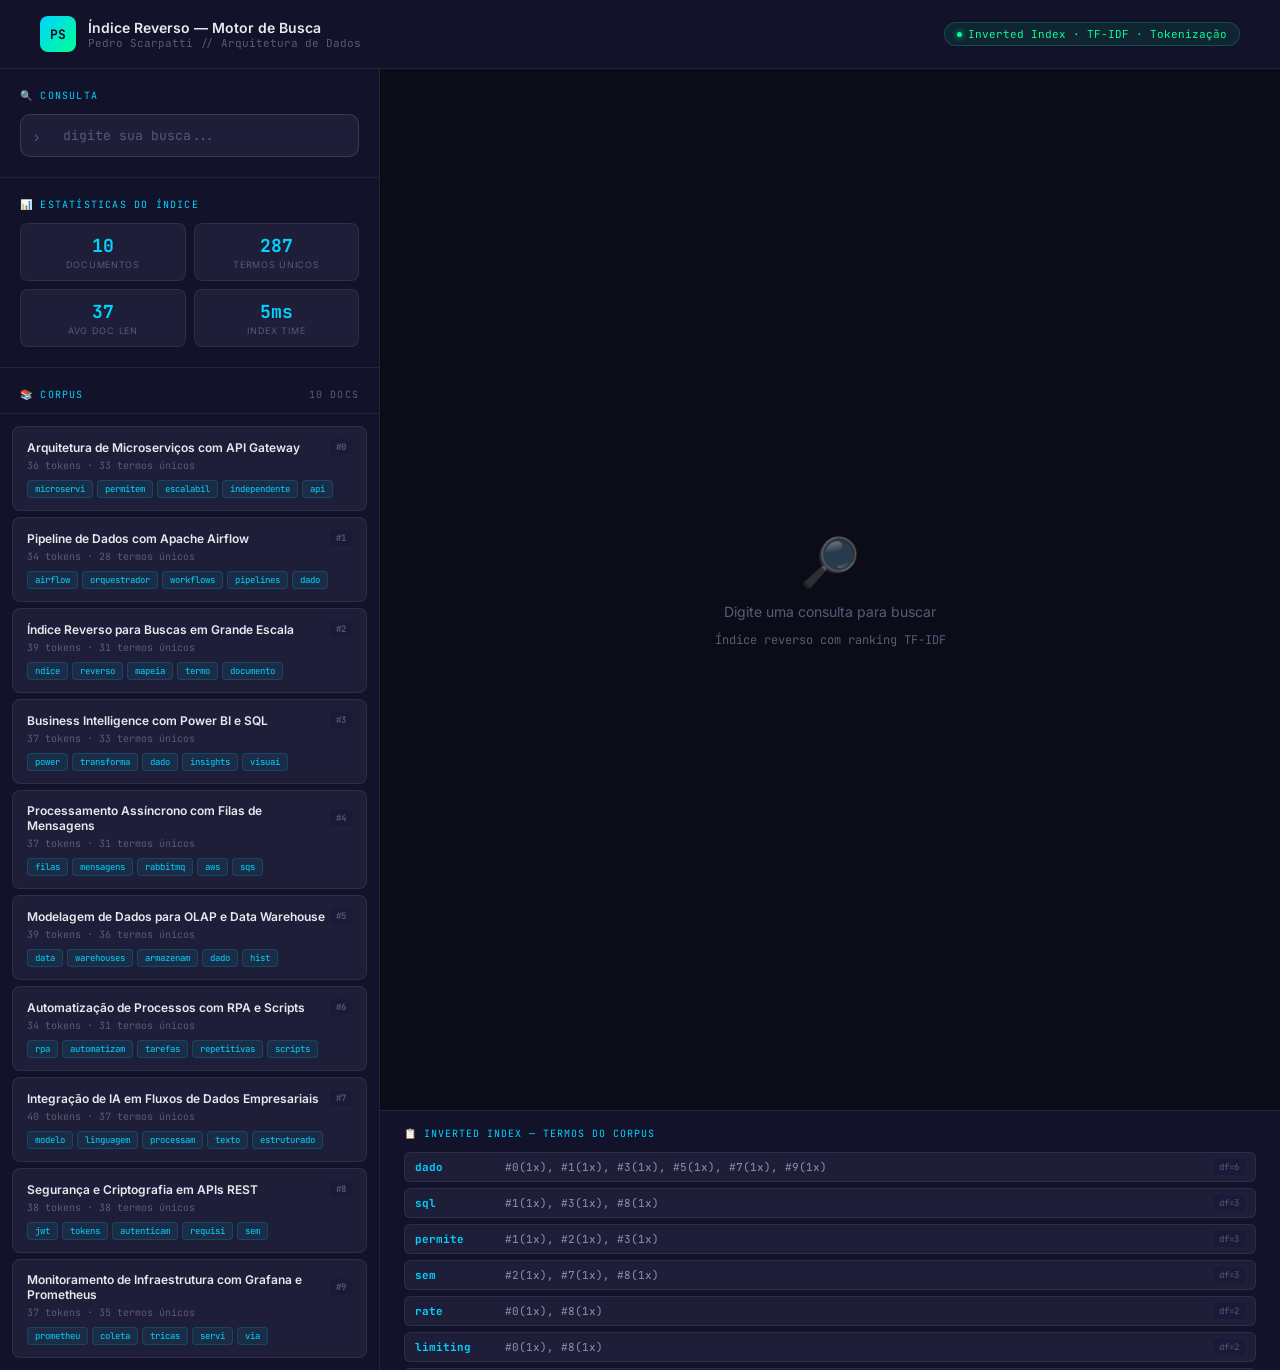
<file: projects/motor-de-busca.html>
<!DOCTYPE html>
<html lang="pt-BR">
<head>
  <meta charset="UTF-8"/>
  <meta name="viewport" content="width=device-width, initial-scale=1.0"/>
  <title>Motor de Busca com Índice Reverso — Pedro Scarpatti</title>
  <link href="https://fonts.googleapis.com/css2?family=JetBrains+Mono:wght@400;500;700&family=Inter:wght@300;400;500;600;700;800;900&display=swap" rel="stylesheet"/>
  <style>
    :root {
      --bg: #0c0c18;
      --bg2: #12122a;
      --bg3: #1a1a38;
      --surface: #1e1e38;
      --surface2: #252545;
      --border: rgba(255,255,255,0.07);
      --border2: rgba(255,255,255,0.12);
      --text: #e8e8f0;
      --text2: #9090b0;
      --text3: #5a5a78;
      --accent: #00d4ff;
      --accent2: #00ff94;
      --accent3: #ff2d6b;
      --warning: #ffb020;
      --font: 'Inter', system-ui, sans-serif;
      --mono: 'JetBrains Mono', monospace;
    }

    *, *::before, *::after { box-sizing: border-box; margin: 0; padding: 0; }

    body {
      font-family: var(--font);
      background: var(--bg);
      color: var(--text);
      min-height: 100vh;
      display: flex;
      flex-direction: column;
    }

    /* ── HEADER ── */
    .header {
      display: flex;
      align-items: center;
      justify-content: space-between;
      padding: 16px 40px;
      background: var(--bg2);
      border-bottom: 1px solid var(--border);
      flex-shrink: 0;
    }
    .header-brand {
      display: flex;
      align-items: center;
      gap: 12px;
    }
    .header-logo {
      width: 36px; height: 36px;
      background: linear-gradient(135deg, var(--accent), var(--accent2));
      border-radius: 8px;
      display: flex; align-items: center; justify-content: center;
      font-family: var(--mono); font-size: 13px; font-weight: 700;
      color: #0c0c18;
    }
    .header-title {
      font-size: 14px; font-weight: 600;
      color: var(--text);
    }
    .header-sub {
      font-size: 11px; color: var(--text3);
      font-family: var(--mono);
    }
    .header-badge {
      display: flex; align-items: center; gap: 6px;
      font-size: 11px; font-family: var(--mono);
      color: var(--accent2);
      background: rgba(0,255,148,0.08);
      border: 1px solid rgba(0,255,148,0.2);
      border-radius: 20px;
      padding: 4px 12px;
    }
    .header-badge::before {
      content: ''; width: 5px; height: 5px;
      background: var(--accent2); border-radius: 50%;
      box-shadow: 0 0 6px var(--accent2);
    }

    /* ── MAIN LAYOUT ── */
    .main {
      display: grid;
      grid-template-columns: 380px 1fr;
      flex: 1;
      min-height: 0;
      overflow: hidden;
    }

    /* ── PANEL: INPUT / DOCS ── */
    .panel-left {
      background: var(--bg2);
      border-right: 1px solid var(--border);
      display: flex;
      flex-direction: column;
      overflow: hidden;
    }
    .panel-section {
      padding: 20px;
      border-bottom: 1px solid var(--border);
    }
    .panel-label {
      font-family: var(--mono);
      font-size: 10px;
      text-transform: uppercase;
      letter-spacing: 0.12em;
      color: var(--accent);
      margin-bottom: 12px;
      display: flex;
      align-items: center;
      justify-content: space-between;
    }
    .panel-label .count {
      color: var(--text3);
      font-size: 10px;
    }

    .search-input-wrap {
      position: relative;
    }
    .search-input {
      width: 100%;
      background: var(--surface);
      border: 1px solid var(--border2);
      border-radius: 10px;
      padding: 12px 16px 12px 42px;
      font-family: var(--mono);
      font-size: 13px;
      color: var(--text);
      outline: none;
      transition: border-color 0.2s, box-shadow 0.2s;
    }
    .search-input:focus {
      border-color: var(--accent);
      box-shadow: 0 0 0 3px rgba(0,212,255,0.1);
    }
    .search-input::placeholder { color: var(--text3); }
    .search-icon {
      position: absolute;
      left: 14px; top: 50%;
      transform: translateY(-50%);
      font-size: 14px;
      color: var(--text3);
      pointer-events: none;
    }

    /* Stats row */
    .stats-row {
      display: grid;
      grid-template-columns: 1fr 1fr;
      gap: 8px;
    }
    .stat-box {
      background: var(--surface);
      border: 1px solid var(--border);
      border-radius: 8px;
      padding: 10px 12px;
      text-align: center;
    }
    .stat-val {
      font-family: var(--mono);
      font-size: 18px;
      font-weight: 700;
      color: var(--accent);
      display: block;
    }
    .stat-label {
      font-size: 9px;
      text-transform: uppercase;
      letter-spacing: 0.08em;
      color: var(--text3);
      margin-top: 2px;
      display: block;
    }

    /* Document list */
    .docs-list {
      flex: 1;
      overflow-y: auto;
      padding: 12px;
      display: flex;
      flex-direction: column;
      gap: 6px;
    }
    .doc-item {
      background: var(--surface);
      border: 1px solid var(--border);
      border-radius: 8px;
      padding: 12px 14px;
      cursor: pointer;
      transition: all 0.15s;
      position: relative;
    }
    .doc-item:hover, .doc-item.active {
      border-color: rgba(0,212,255,0.3);
      background: rgba(0,212,255,0.05);
    }
    .doc-item.active {
      border-color: var(--accent);
      box-shadow: 0 0 0 1px var(--accent);
    }
    .doc-title {
      font-size: 12px;
      font-weight: 600;
      color: var(--text);
      margin-bottom: 4px;
      display: flex;
      align-items: center;
      justify-content: space-between;
    }
    .doc-id {
      font-family: var(--mono);
      font-size: 9px;
      color: var(--text3);
      background: var(--bg3);
      padding: 2px 6px;
      border-radius: 4px;
    }
    .doc-meta {
      font-size: 10px;
      color: var(--text3);
      font-family: var(--mono);
    }
    .doc-terms {
      display: flex;
      flex-wrap: wrap;
      gap: 4px;
      margin-top: 8px;
    }
    .doc-term {
      font-family: var(--mono);
      font-size: 9px;
      padding: 2px 7px;
      background: rgba(0,212,255,0.08);
      border: 1px solid rgba(0,212,255,0.15);
      border-radius: 4px;
      color: var(--accent);
    }

    /* ── RIGHT: RESULTS + INDEX ── */
    .panel-right {
      display: flex;
      flex-direction: column;
      overflow: hidden;
    }

    /* Query analysis */
    .query-analysis {
      background: var(--bg2);
      border-bottom: 1px solid var(--border);
      padding: 16px 24px;
      display: flex;
      align-items: center;
      gap: 24px;
      flex-wrap: wrap;
    }
    .qa-block {
      display: flex;
      flex-direction: column;
      gap: 4px;
    }
    .qa-label {
      font-family: var(--mono);
      font-size: 9px;
      text-transform: uppercase;
      letter-spacing: 0.1em;
      color: var(--text3);
    }
    .qa-value {
      font-family: var(--mono);
      font-size: 12px;
      font-weight: 600;
      color: var(--text);
    }
    .qa-tokens {
      display: flex;
      flex-wrap: wrap;
      gap: 4px;
    }
    .qa-token {
      font-family: var(--mono);
      font-size: 10px;
      padding: 3px 8px;
      border-radius: 4px;
      font-weight: 600;
    }
    .qa-token.q { background: rgba(0,212,255,0.12); color: var(--accent); border: 1px solid rgba(0,212,255,0.2); }
    .qa-token.s { background: rgba(0,255,148,0.1); color: var(--accent2); border: 1px solid rgba(0,255,148,0.2); }
    .qa-token.nf { background: rgba(255,45,107,0.1); color: var(--accent3); border: 1px solid rgba(255,45,107,0.2); }

    /* Results area */
    .results-area {
      flex: 1;
      overflow-y: auto;
      padding: 24px;
    }
    .results-empty {
      height: 100%;
      display: flex;
      flex-direction: column;
      align-items: center;
      justify-content: center;
      color: var(--text3);
      gap: 12px;
    }
    .results-empty-icon { font-size: 48px; opacity: 0.4; }
    .results-empty-text { font-size: 14px; }
    .results-empty-sub { font-size: 12px; font-family: var(--mono); color: var(--text3); }

    /* Index viewer */
    .index-section {
      border-top: 1px solid var(--border);
      background: var(--bg2);
      padding: 16px 24px;
      max-height: 260px;
      overflow-y: auto;
    }
    .index-header {
      display: flex;
      align-items: center;
      justify-content: space-between;
      margin-bottom: 12px;
    }
    .index-title {
      font-family: var(--mono);
      font-size: 10px;
      text-transform: uppercase;
      letter-spacing: 0.1em;
      color: var(--accent);
    }
    .index-grid {
      display: flex;
      flex-direction: column;
      gap: 6px;
    }
    .index-row {
      display: flex;
      align-items: center;
      gap: 10px;
      font-family: var(--mono);
      font-size: 11px;
      padding: 6px 10px;
      background: var(--surface);
      border: 1px solid var(--border);
      border-radius: 6px;
      transition: all 0.15s;
    }
    .index-row:hover {
      border-color: rgba(0,212,255,0.2);
      background: rgba(0,212,255,0.04);
    }
    .index-row.related {
      border-color: rgba(0,255,148,0.25);
      background: rgba(0,255,148,0.05);
    }
    .index-term {
      color: var(--accent);
      font-weight: 700;
      min-width: 80px;
    }
    .index-docs {
      color: var(--text2);
      flex: 1;
    }
    .index-df {
      color: var(--text3);
      font-size: 9px;
      background: var(--bg3);
      padding: 2px 6px;
      border-radius: 4px;
    }

    /* Result cards */
    .result-card {
      background: var(--surface);
      border: 1px solid var(--border);
      border-radius: 10px;
      padding: 18px 20px;
      margin-bottom: 12px;
      transition: all 0.15s;
      animation: fadeUp 0.25s ease-out both;
    }
    .result-card:hover {
      border-color: rgba(0,212,255,0.2);
      transform: translateX(4px);
    }
    .result-card-header {
      display: flex;
      align-items: center;
      justify-content: space-between;
      margin-bottom: 10px;
    }
    .result-doc-title {
      font-size: 14px;
      font-weight: 700;
      color: var(--text);
    }
    .result-score {
      font-family: var(--mono);
      font-size: 11px;
      font-weight: 700;
      padding: 3px 10px;
      border-radius: 20px;
      background: rgba(0,212,255,0.1);
      border: 1px solid rgba(0,212,255,0.2);
      color: var(--accent);
    }
    .result-snippet {
      font-size: 12px;
      color: var(--text2);
      line-height: 1.7;
      margin-bottom: 10px;
    }
    .result-snippet mark {
      background: rgba(0,212,255,0.15);
      color: var(--accent);
      border-radius: 2px;
      padding: 0 2px;
      font-weight: 600;
    }
    .result-meta {
      display: flex;
      gap: 16px;
      font-family: var(--mono);
      font-size: 10px;
      color: var(--text3);
    }
    .result-hits {
      display: flex;
      flex-wrap: wrap;
      gap: 4px;
      margin-top: 8px;
    }
    .hit-badge {
      font-family: var(--mono);
      font-size: 9px;
      padding: 2px 7px;
      border-radius: 4px;
      background: rgba(0,255,148,0.08);
      border: 1px solid rgba(0,255,148,0.15);
      color: var(--accent2);
    }

    @keyframes fadeUp {
      from { opacity: 0; transform: translateY(10px); }
      to { opacity: 1; transform: translateY(0); }
    }

    @media (max-width: 900px) {
      .main { grid-template-columns: 1fr; grid-template-rows: auto 1fr; }
      .panel-left { border-right: none; border-bottom: 1px solid var(--border); max-height: 320px; }
    }

    /* Scrollbar */
    ::-webkit-scrollbar { width: 4px; }
    ::-webkit-scrollbar-track { background: var(--bg); }
    ::-webkit-scrollbar-thumb { background: var(--border2); border-radius: 2px; }
  </style>
</head>
<body>

<div class="header">
  <div class="header-brand">
    <div class="header-logo">PS</div>
    <div>
      <div class="header-title">Índice Reverso — Motor de Busca</div>
      <div class="header-sub">Pedro Scarpatti // Arquitetura de Dados</div>
    </div>
  </div>
  <div class="header-badge">Inverted Index · TF-IDF · Tokenização</div>
</div>

<div class="main">

  <!-- LEFT PANEL -->
  <div class="panel-left">

    <!-- Search -->
    <div class="panel-section">
      <div class="panel-label">
        <span>🔍 Consulta</span>
      </div>
      <div class="search-input-wrap">
        <span class="search-icon">›</span>
        <input class="search-input" id="searchInput" type="text" placeholder="digite sua busca..." autocomplete="off" spellcheck="false"/>
      </div>
    </div>

    <!-- Stats -->
    <div class="panel-section">
      <div class="panel-label">📊 Estatísticas do Índice</div>
      <div class="stats-row">
        <div class="stat-box">
          <span class="stat-val" id="statDocs">0</span>
          <span class="stat-label">Documentos</span>
        </div>
        <div class="stat-box">
          <span class="stat-val" id="statTerms">0</span>
          <span class="stat-label">Termos Únicos</span>
        </div>
        <div class="stat-box">
          <span class="stat-val" id="statAvgLen">0</span>
          <span class="stat-label">Avg Doc Len</span>
        </div>
        <div class="stat-box">
          <span class="stat-val" id="statIndexTime">0ms</span>
          <span class="stat-label">Index Time</span>
        </div>
      </div>
    </div>

    <!-- Corpus -->
    <div class="panel-section" style="padding-bottom:0;">
      <div class="panel-label">
        <span>📚 Corpus</span>
        <span class="count" id="docCountLabel">0 docs</span>
      </div>
    </div>
    <div class="docs-list" id="docsList"></div>

  </div>

  <!-- RIGHT PANEL -->
  <div class="panel-right">

    <!-- Query Analysis -->
    <div class="query-analysis" id="queryAnalysis" style="display:none;">
      <div class="qa-block">
        <span class="qa-label">Query</span>
        <span class="qa-value" id="qaQuery">—</span>
      </div>
      <div class="qa-block">
        <span class="qa-label">Tokens</span>
        <div class="qa-tokens" id="qaTokens"></div>
      </div>
      <div class="qa-block">
        <span class="qa-label">Resultados</span>
        <span class="qa-value" id="qaResults">0</span>
      </div>
      <div class="qa-block">
        <span class="qa-label">Tempo</span>
        <span class="qa-value" id="qaTime">—</span>
      </div>
    </div>

    <!-- Results -->
    <div class="results-area" id="resultsArea">
      <div class="results-empty" id="resultsEmpty">
        <div class="results-empty-icon">🔎</div>
        <div class="results-empty-text">Digite uma consulta para buscar</div>
        <div class="results-empty-sub">Índice reverso com ranking TF-IDF</div>
      </div>
      <div id="resultsList"></div>
    </div>

    <!-- Index Viewer -->
    <div class="index-section" id="indexSection">
      <div class="index-header">
        <span class="index-title">📋 Inverted Index — termos do corpus</span>
      </div>
      <div class="index-grid" id="indexGrid"></div>
    </div>

  </div>
</div>

<script>
/* ============================================================
   INVERTED INDEX SEARCH ENGINE
   Demonstrates: tokenização, índice reverso, TF-IDF, ranking
   ============================================================ */

const CORPUS = [
  {
    id: 0,
    title: "Arquitetura de Microserviços com API Gateway",
    content: "Microserviços permitem escalabilidade independente. Um API Gateway gerencia autenticação, roteamento e rate limiting. Cada serviço possui seu próprio banco de dados (pattern database-per-service). Comunicação assíncrona via mensageria reduz acoplamento. Kubernetes orchestra containers em produção."
  },
  {
    id: 1,
    title: "Pipeline de Dados com Apache Airflow",
    content: "Airflow é um orquestrador de workflows para pipelines de dados. DAGs definem a ordem de execução das tarefas. Operators executam tarefas como executar SQL, rodar scripts Python ou transferir dados entre bancos. XCom permite comunicação entre tarefas. O scheduler reagenda tarefas falhadas automaticamente."
  },
  {
    id: 2,
    title: "Índice Reverso para Buscas em Grande Escala",
    content: "Índice reverso mapeia termos para documentos. Cada posting contém docID e frequência do termo. O algoritmo TF-IDF calcula a relevância de um documento para uma consulta. BM25 é uma versão melhorada do TF-IDF que considera a duração do documento. Indexação incremental permite atualizar o índice sem reprocessar tudo."
  },
  {
    id: 3,
    title: "Business Intelligence com Power BI e SQL",
    content: "Power BI transforma dados em insights visuais. DAX permite criar medidas e colunas calculadas. Modelagem dimensional usa fatos e dimensões. ETL prepara os dados para análise. SQL Server Integration Services orquestra a carga de dados. Dashboards em tempo real auxiliam na tomada de decisão."
  },
  {
    id: 4,
    title: "Processamento Assíncrono com Filas de Mensagens",
    content: "Filas de mensagens como RabbitMQ ou AWS SQS desacoplam produtores de consumidores. Dead letter queues capturam mensagens que falharam no processamento. Acknowledgment garante que a mensagem foi processada. Retry exponential backoff trata falhas transitórias. Filas FIFO preservam ordem de mensagens."
  },
  {
    id: 5,
    title: "Modelagem de Dados para OLAP e Data Warehouse",
    content: "Data warehouses armazenam dados históricos para análise. Schema star tem tabelas de fatos centralizadas e dimensões desnormalizadas. ETL extrai, transforma e carrega dados de sistemas operacionais. Particionamento melhora performance de consultas em grandes volumes. Índices columnstore otimizam queries analíticas."
  },
  {
    id: 6,
    title: "Automatização de Processos com RPA e Scripts",
    content: "RPA机器人 automatizam tarefas repetitivas. Scripts Python com Selenium interagem com interfaces web. Agentes inteligentes usam LLMs para tomar decisões. Automação de planilhas reduz trabalho manual. Integração com APIs expande capacidades dos robôs. Monitoramento de robôs garante disponibilidade."
  },
  {
    id: 7,
    title: "Integração de IA em Fluxos de Dados Empresariais",
    content: "Modelos de linguagem processam texto não estruturado. Retrieval Augmented Generation combina busca vetorial com LLMs. Embeddings vetoriais capturam semântica do texto. ChromaDB e Pinecone armazenam vetores para busca por similaridade. Fine-tuning adapta modelos ao domínio específico. Prompts engineerados otimizam respostas."
  },
  {
    id: 8,
    title: "Segurança e Criptografia em APIs REST",
    content: "JWT tokens autenticam requisições sem estado. OAuth 2.0 com PKCE é recomendado para aplicações públicas. HTTPS obrigatório em produção. Rate limiting previne ataques de força bruta. Input validation protege contra SQL injection e XSS. Logs de auditoria registram acessos sensíveis."
  },
  {
    id: 9,
    title: "Monitoramento de Infraestrutura com Grafana e Prometheus",
    content: "Prometheus coleta métricas de serviços via pull. Grafana visualiza dados em dashboards customizáveis. Alertas automáticos notificam sobre anomalias. Logs centralizados com ELK stack auxiliam debugging. SLOs definem metas de disponibilidade. tracing distribuído com Jaeger identifica gargalos."
  }
];

// ── TOKENIZER
function tokenize(text) {
  return text
    .toLowerCase()
    .replace(/[^\w\s]/g, ' ')
    .split(/\s+/)
    .filter(t => t.length > 2 && !STOP_WORDS.has(t));
}

const STOP_WORDS = new Set([
  'para', 'com', 'uma', 'que', 'dos', 'das', 'dos', 'seu', 'sua',
  'por', 'mais', 'como', 'também', 'seus', 'suas', 'seja', 'podem',
  'este', 'esta', 'estes', 'estas', 'entre', 'são', 'ser', 'ou',
  'e', 'a', 'o', 'de', 'do', 'da', 'em', 'um', 'uma', 'para'
]);

// ── STEMMER (simplificado - suffix stripping)
function stem(word) {
  const suffixes = ['amento','imentos','ção','ções','mente','idade','arias',
                    'istas','dores','ores','ância','ância','logia','ância'];
  for (const suf of suffixes) {
    if (word.endsWith(suf) && word.length > suf.length + 3) {
      return word.slice(0, -suf.length);
    }
  }
  const plurals = ['ais','eis','is','os','us'];
  for (const suf of plurals) {
    if (word.endsWith(suf) && word.length > suf.length + 2) {
      return word.slice(0, -1);
    }
  }
  return word;
}

// ── BUILD INVERTED INDEX
function buildIndex(docs) {
  const start = performance.now();
  const index = {};
  const docLengths = [];
  const N = docs.length;

  docs.forEach(doc => {
    const tokens = tokenize(doc.content + ' ' + doc.title);
    const stems = [...new Set(tokens.map(stem))];
    docLengths.push(tokens.length);

    stems.forEach(term => {
      if (!index[term]) {
        index[term] = { df: 0, postings: [] };
      }
      const existing = index[term].postings.find(p => p.docId === doc.id);
      if (existing) {
        existing.tf++;
      } else {
        index[term].postings.push({ docId: doc.id, tf: 1 });
        index[term].df++;
      }
    });
  });

  const avgDL = docLengths.reduce((a, b) => a + b, 0) / N;
  const indexTime = Math.round(performance.now() - start);

  return { index, docLengths, avgDL, N, indexTime };
}

// ── TF-IDF SCORING
function computeTFIDF(query, index, docLengths, avgDL, N) {
  const scores = {};
  const queryTokens = [...new Set(tokenize(query).map(stem))];
  const K1 = 1.5, B = 0.75;

  queryTokens.forEach(term => {
    if (!index[term]) return;
    const idf = Math.log((N - index[term].df + 0.5) / (index[term].df + 0.5) + 1);
    index[term].postings.forEach(posting => {
      const tf = posting.tf;
      const dl = docLengths[posting.docId] || 1;
      const score = idf * (tf * (K1 + 1)) / (tf + K1 * (1 - B + B * dl / avgDL));
      scores[posting.docId] = (scores[posting.docId] || 0) + score;
    });
  });

  return Object.entries(scores)
    .map(([docId, score]) => ({ docId: parseInt(docId), score }))
    .sort((a, b) => b.score - a.score);
}

// ── SNIPPET WITH HIGHLIGHTS
function getSnippet(doc, query) {
  const queryTerms = tokenize(query).map(stem);
  const content = doc.content;
  const lower = content.toLowerCase();
  let bestPos = 0, bestScore = -1;

  queryTerms.forEach(term => {
    const pos = lower.indexOf(term);
    if (pos !== -1 && pos > bestScore) { bestScore = pos; bestPos = pos; }
  });

  const start = Math.max(0, bestPos - 40);
  const end = Math.min(content.length, bestPos + 140);
  let snippet = content.slice(start, end);
  if (start > 0) snippet = '…' + snippet;
  if (end < content.length) snippet = snippet + '…';

  queryTerms.forEach(term => {
    const regex = new RegExp(`(${term})`, 'gi');
    snippet = snippet.replace(regex, '<mark>$1</mark>');
  });

  return snippet;
}

// ── BUILD & RENDER
const { index, docLengths, avgDL, N, indexTime } = buildIndex(CORPUS);

// Stats
document.getElementById('statDocs').textContent = N;
document.getElementById('statTerms').textContent = Object.keys(index).length;
document.getElementById('statAvgLen').textContent = Math.round(avgDL);
document.getElementById('statIndexTime').textContent = indexTime + 'ms';
document.getElementById('docCountLabel').textContent = N + ' docs';

// Docs list
const docsList = document.getElementById('docsList');
CORPUS.forEach(doc => {
  const tokens = tokenize(doc.content + ' ' + doc.title);
  const uniqueTerms = [...new Set(tokens.map(stem))];
  const item = document.createElement('div');
  item.className = 'doc-item';
  item.dataset.id = doc.id;
  item.innerHTML = `
    <div class="doc-title">
      <span>${doc.title}</span>
      <span class="doc-id">#${doc.id}</span>
    </div>
    <div class="doc-meta">${tokens.length} tokens · ${uniqueTerms.length} termos únicos</div>
    <div class="doc-terms">
      ${uniqueTerms.slice(0, 5).map(t => `<span class="doc-term">${t}</span>`).join('')}
    </div>`;
  item.addEventListener('click', () => selectDoc(doc.id));
  docsList.appendChild(item);
});

// Index viewer
const indexGrid = document.getElementById('indexGrid');
const sortedTerms = Object.entries(index).sort((a, b) => b[1].df - a[1].df);
sortedTerms.slice(0, 40).forEach(([term, data]) => {
  const row = document.createElement('div');
  row.className = 'index-row';
  row.dataset.term = term;
  row.innerHTML = `
    <span class="index-term">${term}</span>
    <span class="index-docs">${data.postings.map(p => `#${p.docId}(${p.tf}x)`).join(', ')}</span>
    <span class="index-df">df=${data.df}</span>`;
  indexGrid.appendChild(row);
});

// ── SEARCH
const searchInput = document.getElementById('searchInput');
const resultsEmpty = document.getElementById('resultsEmpty');
const resultsList = document.getElementById('resultsList');
const queryAnalysis = document.getElementById('queryAnalysis');

function doSearch() {
  const query = searchInput.value.trim();
  if (!query) {
    queryAnalysis.style.display = 'none';
    resultsEmpty.style.display = 'flex';
    resultsList.innerHTML = '';
    document.querySelectorAll('.index-row').forEach(r => r.classList.remove('related'));
    document.querySelectorAll('.doc-item').forEach(d => d.classList.remove('active'));
    return;
  }

  const t0 = performance.now();
  const ranked = computeTFIDF(query, index, docLengths, avgDL, N);
  const elapsed = Math.round(performance.now() - t0);

  // Query analysis
  queryAnalysis.style.display = 'flex';
  document.getElementById('qaQuery').textContent = query;
  document.getElementById('qaResults').textContent = ranked.length;
  document.getElementById('qaTime').textContent = elapsed + 'ms';

  const tokens = tokenize(query);
  const stems = [...new Set(tokens.map(stem))];
  document.getElementById('qaTokens').innerHTML = stems.map(s =>
    `<span class="qa-token q">${s}</span>`
  ).join('');

  // Highlight index rows for query terms
  document.querySelectorAll('.index-row').forEach(row => {
    const term = row.dataset.term;
    row.classList.toggle('related', stems.includes(term));
  });

  // Render results
  resultsEmpty.style.display = 'none';
  resultsList.innerHTML = ranked.map(({ docId, score }, i) => {
    const doc = CORPUS[docId];
    const snippet = getSnippet(doc, query);
    const queryTerms = [...new Set(tokenize(query).map(stem))];
    const hits = queryTerms.filter(t => {
      const fullText = (doc.title + ' ' + doc.content).toLowerCase();
      return fullText.includes(t);
    });
    return `
    <div class="result-card" style="animation-delay:${i * 0.05}s">
      <div class="result-card-header">
        <span class="result-doc-title">${doc.title}</span>
        <span class="result-score">score: ${score.toFixed(3)}</span>
      </div>
      <div class="result-snippet">${snippet}</div>
      <div class="result-meta">
        <span>doc #${docId}</span>
        <span>rank #${i + 1}</span>
      </div>
      ${hits.length ? `<div class="result-hits">${hits.map(h => `<span class="hit-badge">${h}</span>`).join('')}</div>` : ''}
    </div>`;
  }).join('');
}

searchInput.addEventListener('input', doSearch);

// ── SELECT DOC (highlight in index)
function selectDoc(id) {
  document.querySelectorAll('.doc-item').forEach(d => d.classList.remove('active'));
  document.querySelector(`.doc-item[data-id="${id}"]`)?.classList.add('active');
}

// Initial search hint
doSearch();
searchInput.value = 'índice reverso dados busca';
doSearch();
setTimeout(() => { searchInput.value = ''; doSearch(); }, 1500);
</script>
</body>
</html>
</file>
